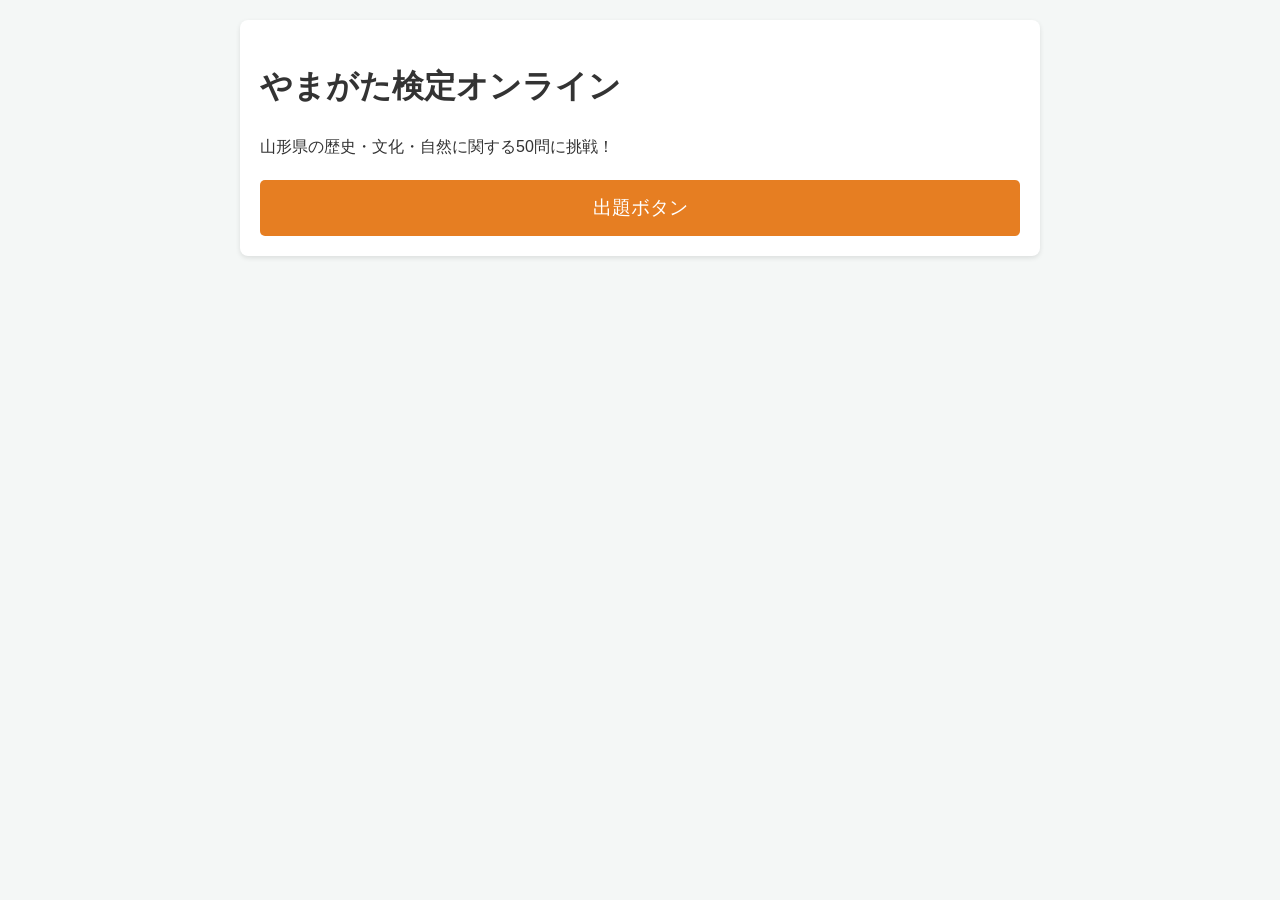
<file: index.html>
<!DOCTYPE html>
<html lang="ja">
<head>
    <meta charset="UTF-8">
    <meta name="viewport" content="width=device-width, initial-scale=1.0">
    <title>やまがた検定オンライン</title>
    <link rel="stylesheet" href="./css/style.css">
</head>
<body>
    <div class="container">
        <h1>やまがた検定オンライン</h1>
        <p>山形県の歴史・文化・自然に関する50問に挑戦！</p>
        <button onclick="location.href='./question/'" class="btn">出題ボタン</button>
    </div>
</body>
</html>
</file>
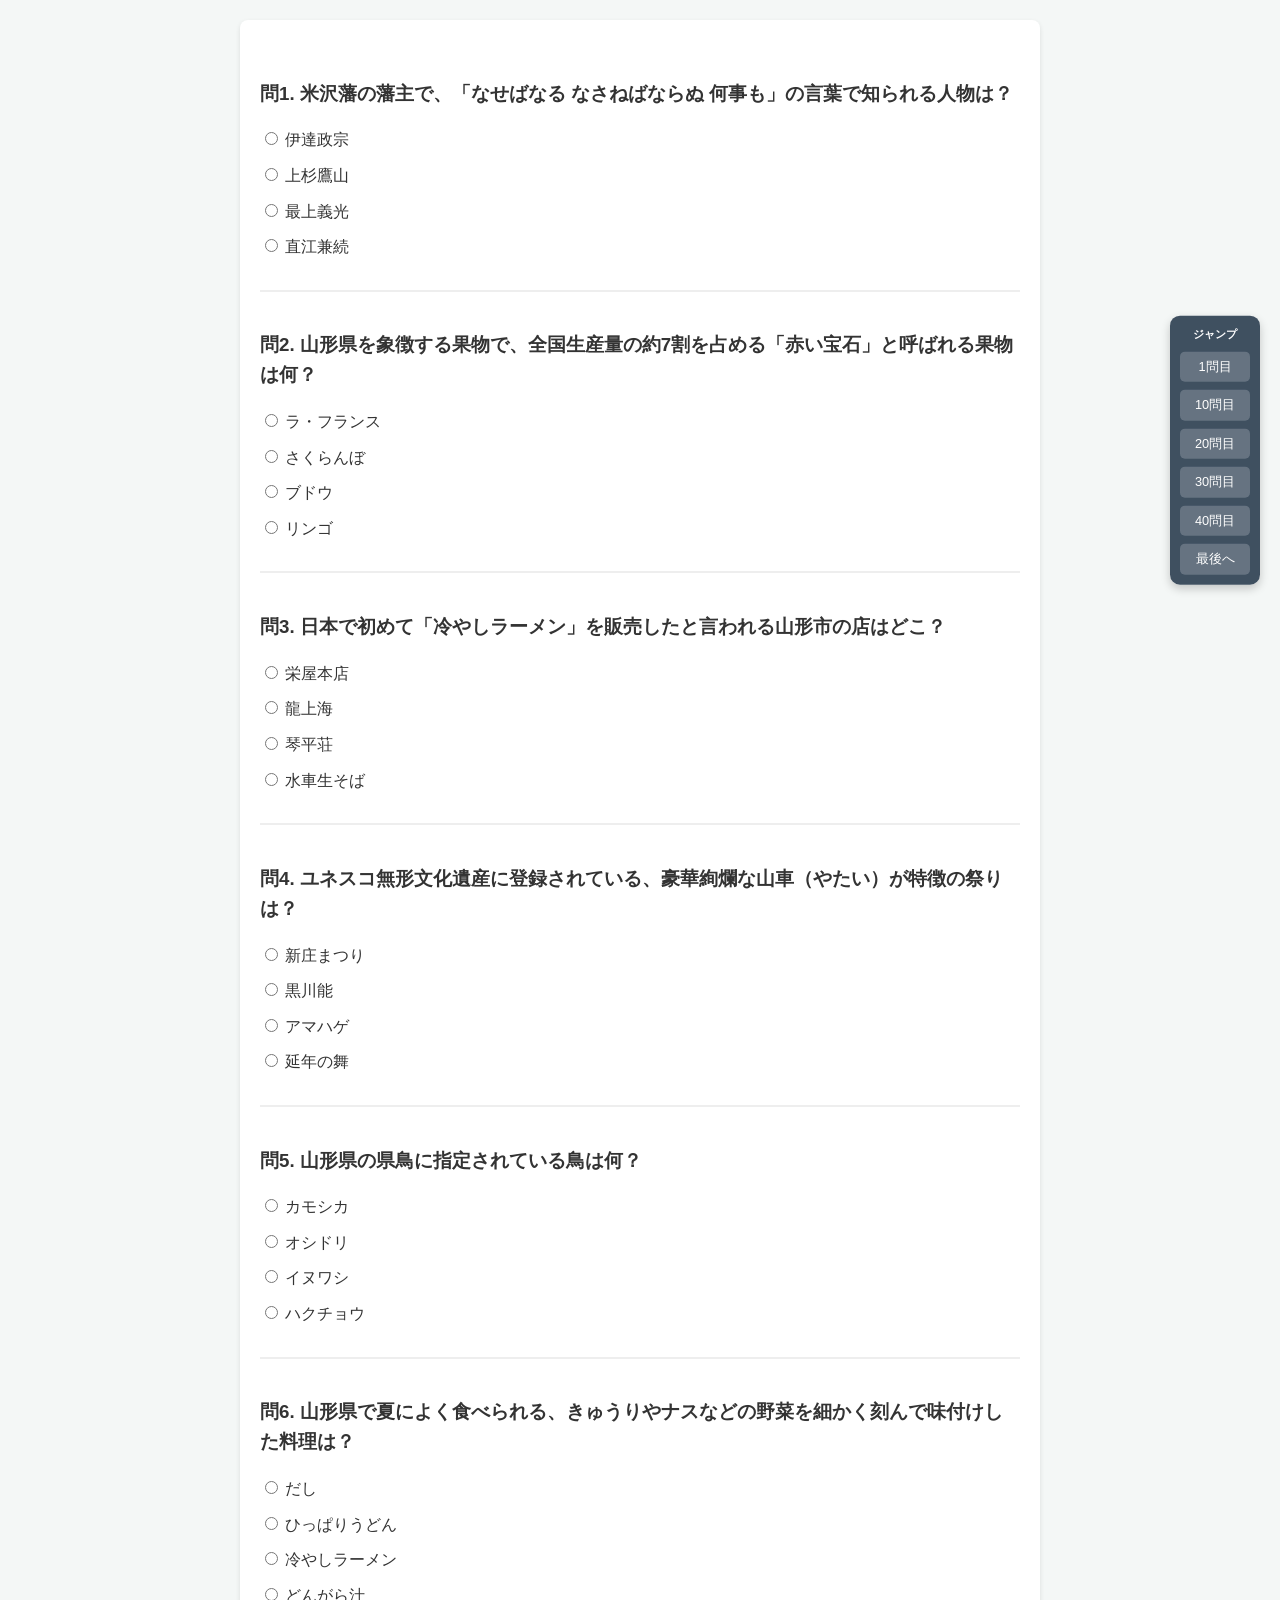
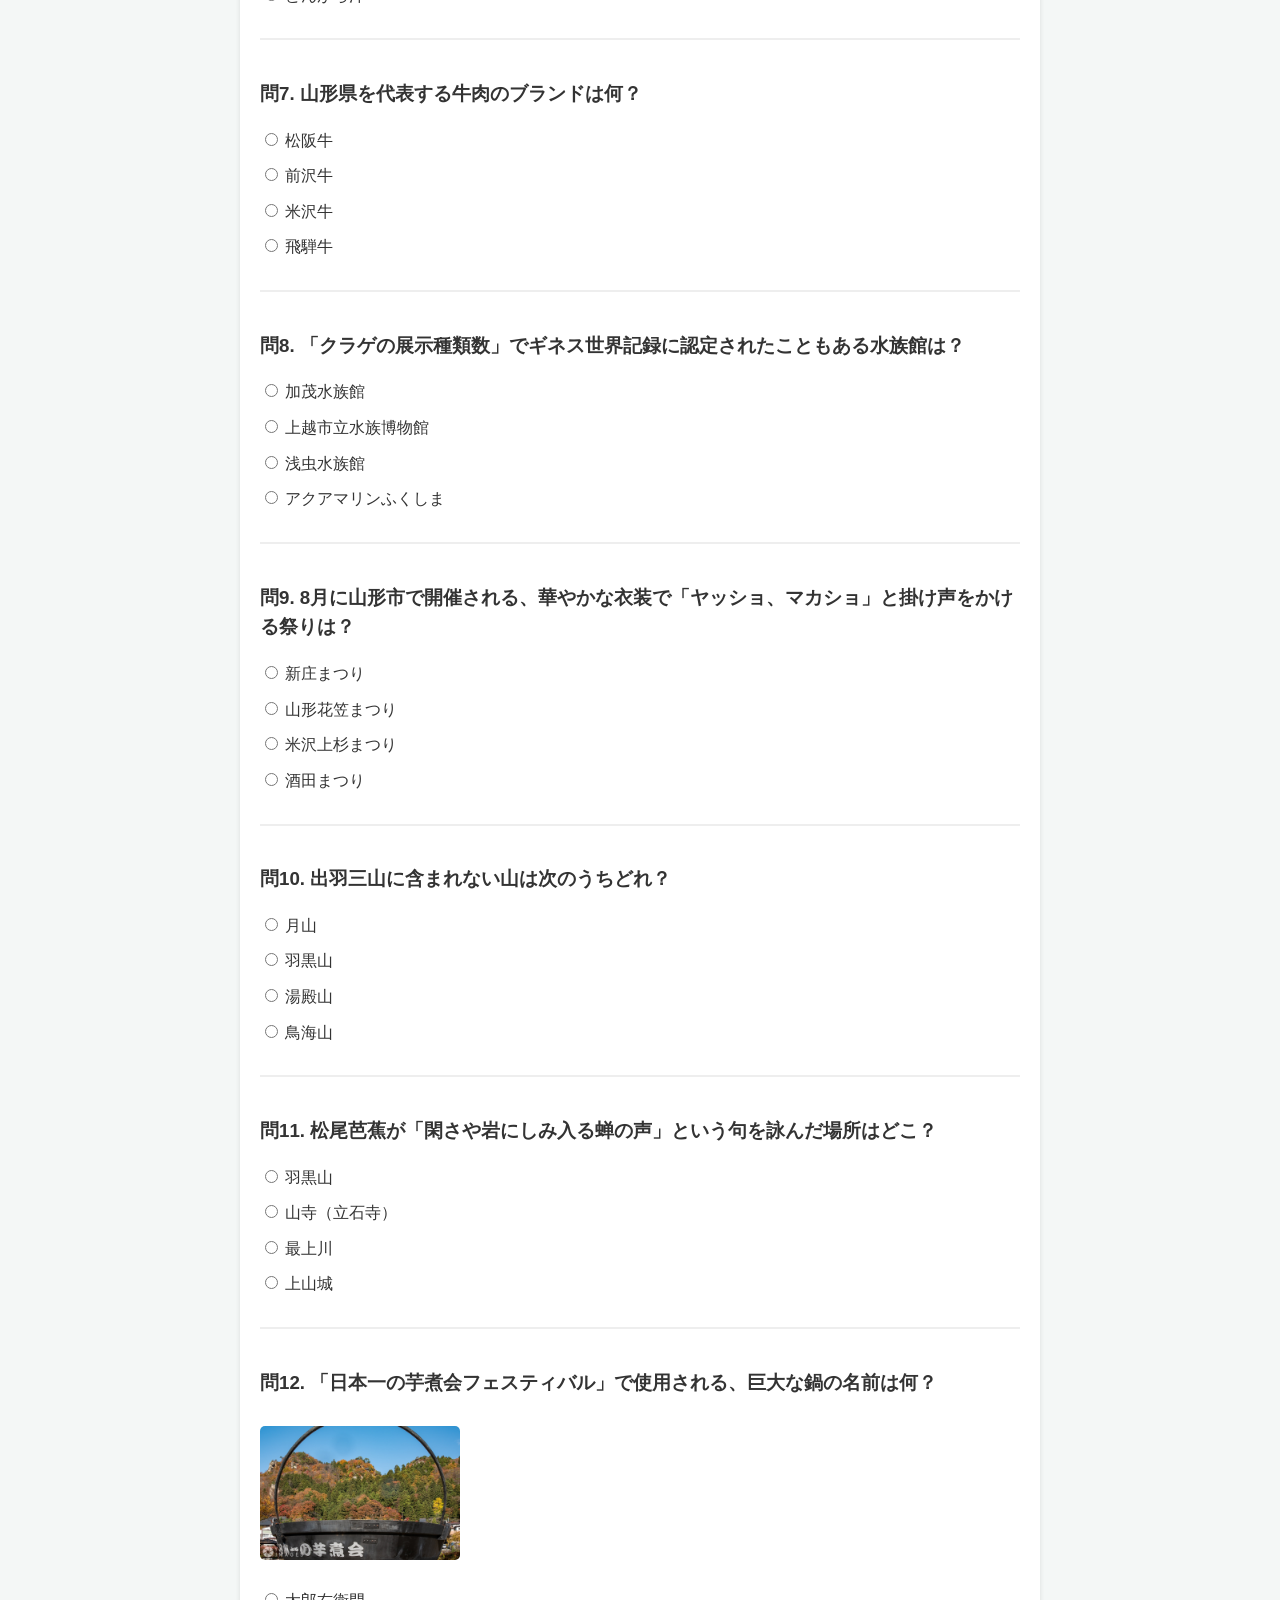
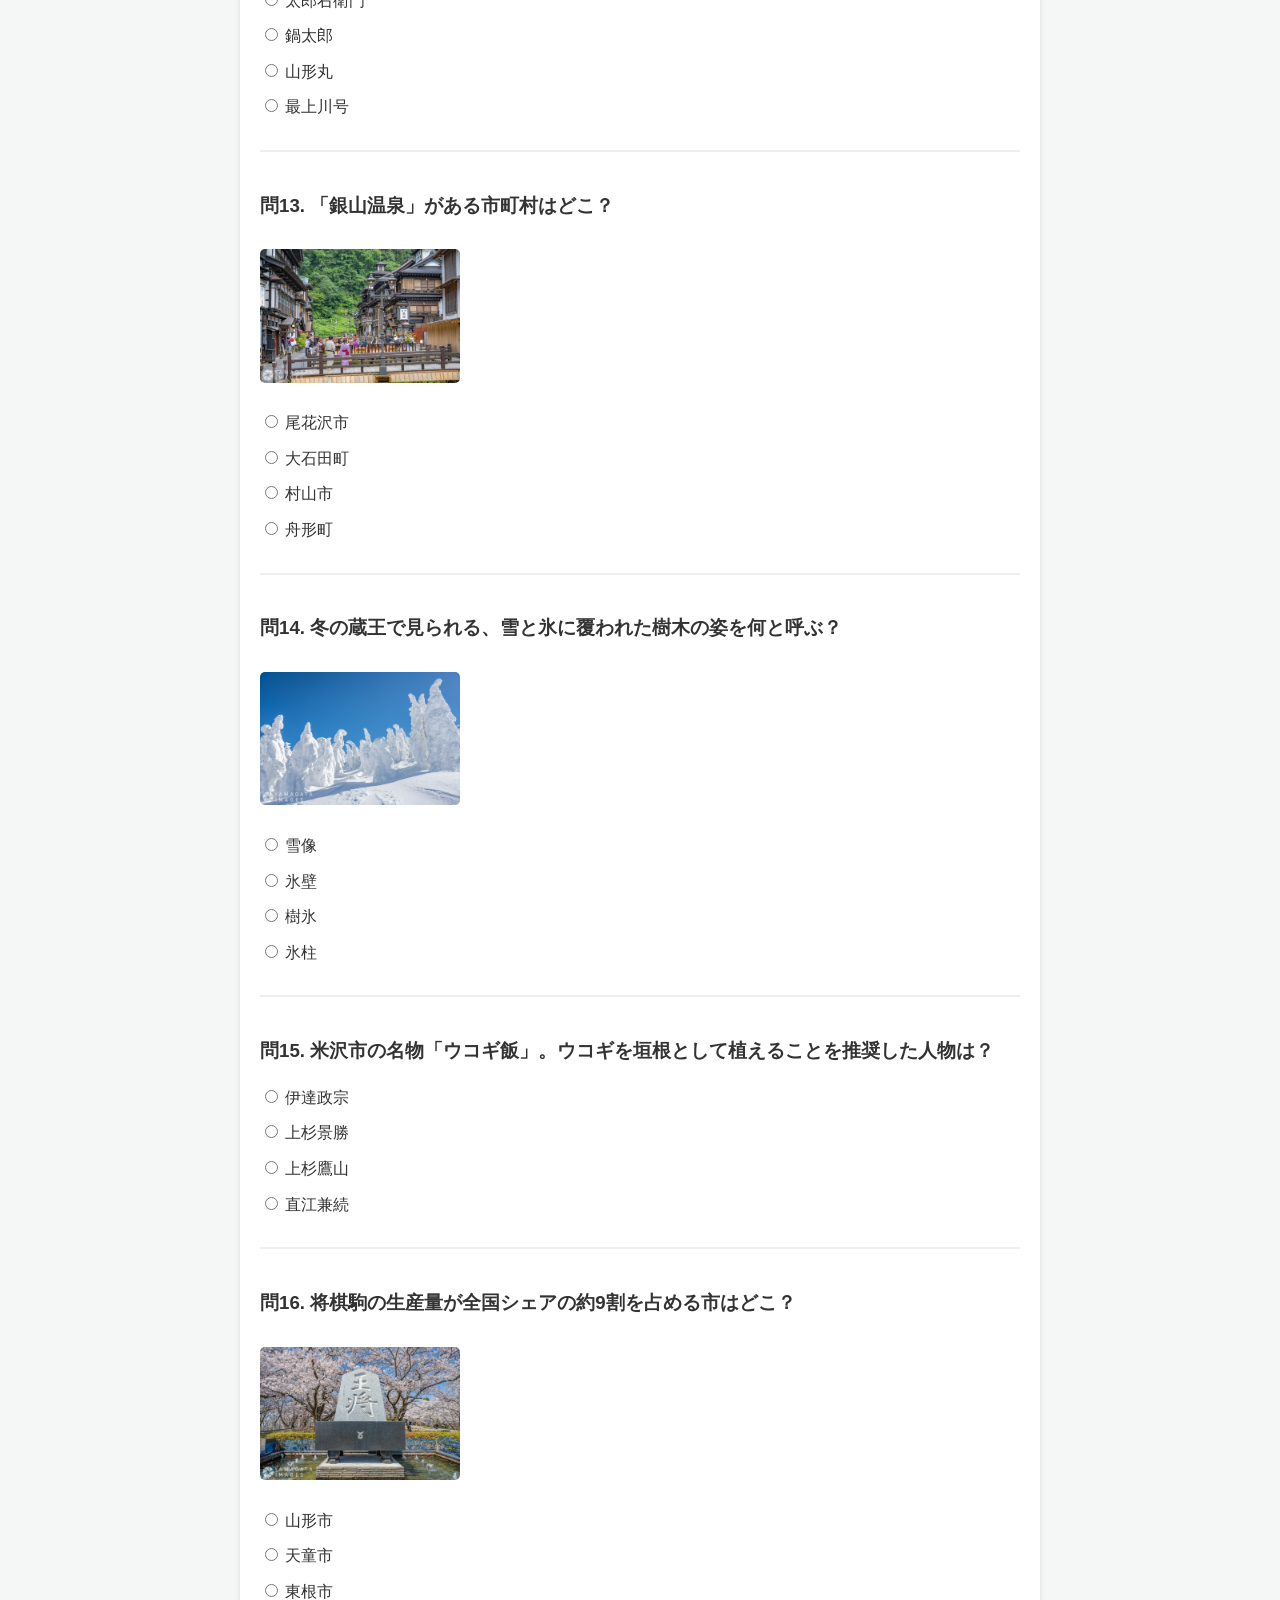
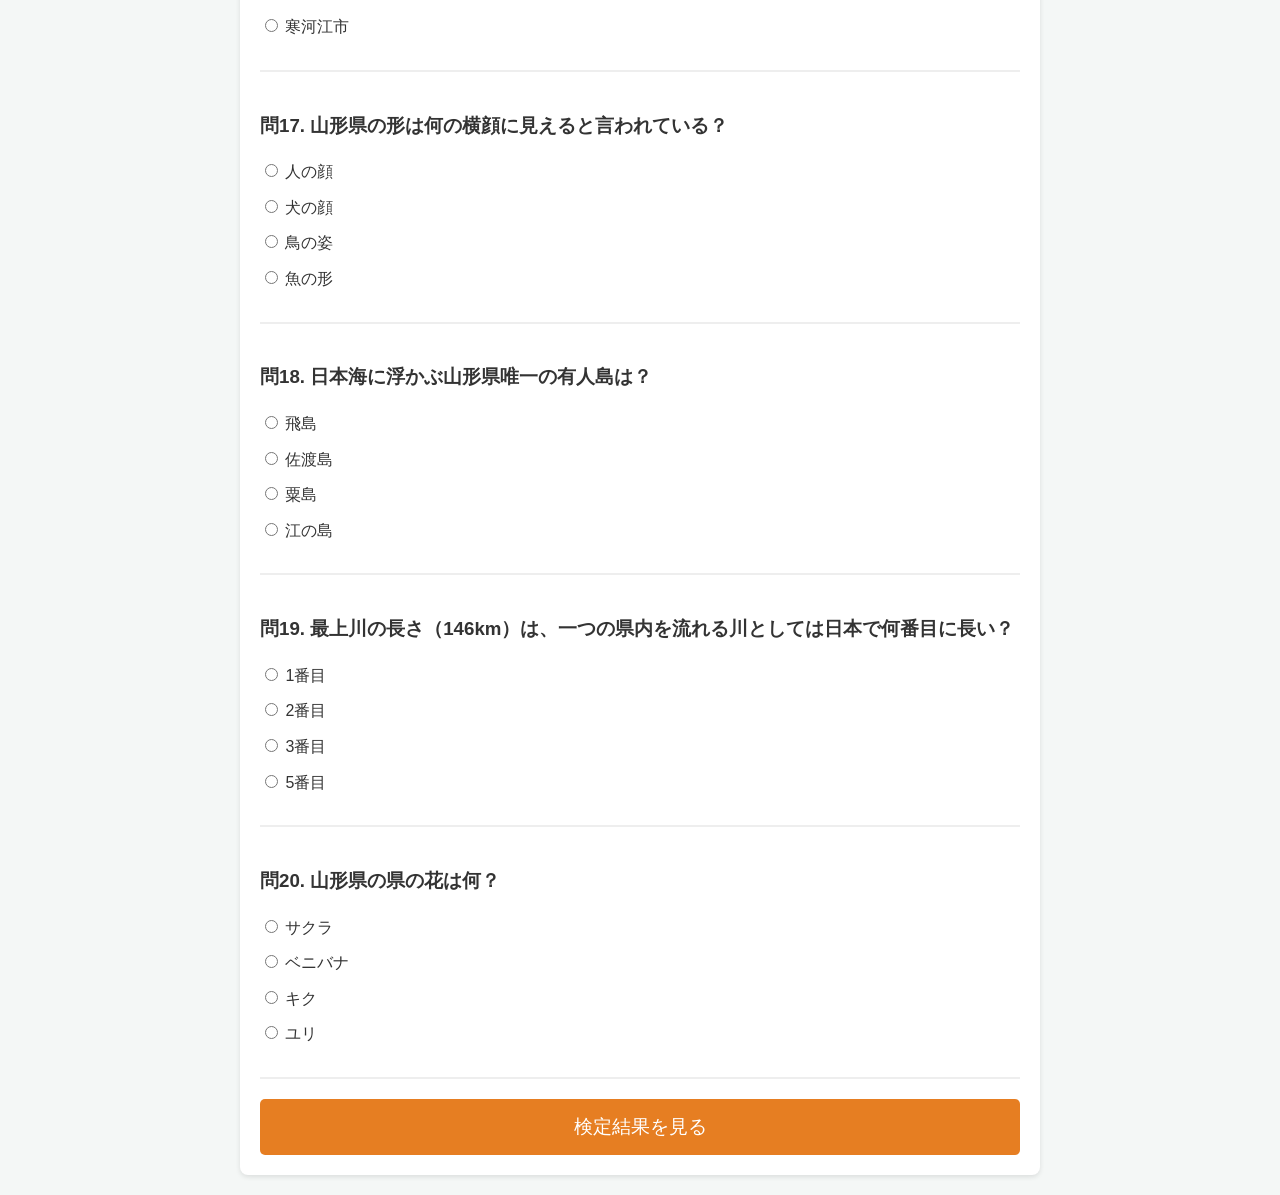
<file: question/index.html>
<!DOCTYPE html>
<html lang="ja">
<head>
    <meta charset="UTF-8">
    <meta name="viewport" content="width=device-width, initial-scale=1.0">
    <title>出題ページ - やまがた検定</title>
    <link rel="stylesheet" href="../css/style.css">
</head>
<body>
    <nav id="side-nav" class="side-nav">
        <p>ジャンプ</p>
        <a href="#q-1">1問目</a>
        <a href="#q-10">10問目</a>
        <a href="#q-20">20問目</a>
        <a href="#q-30">30問目</a>
        <a href="#q-40">40問目</a>
        <a href="#submit-area">最後へ</a>
    </nav>

    <div class="container">
        <form id="quiz-form">
            <div id="questions-container"></div>
            <div id="submit-area">
                <button type="button" onclick="calculateScore()" class="btn">検定結果を見る</button>
            </div>
        </form>
    </div>

    <script>
        let allQuestions = [];

        async function loadQuestions() {
            const response = await fetch('data/questions.json');
            const data = await response.json();
            // シャッフルして50問抽出
            allQuestions = data.sort(() => 0.5 - Math.random()).slice(0, 50);
            
            const container = document.getElementById('questions-container');
            allQuestions.forEach((q, index) => {
                const qDiv = document.createElement('div');
                qDiv.className = 'question-block';

                // 1, 10, 20, 30, 40問目にIDをセット
                const qNum = index + 1;
                if ([1, 10, 20, 30, 40].includes(qNum)) {
                    qDiv.id = `q-${qNum}`;
                }
                
                qDiv.innerHTML = `
                    <h3>問${index + 1}. ${q.question}</h3>
                    ${q.image ? `<img src="${q.image}" width="200" class="quiz-img">` : ''}
                    <div class="options">
                        ${q.options.map((opt, i) => `
                            <label>
                                <input type="radio" name="q${index}" value="${i}" required> ${opt}
                            </label>
                        `).join('')}
                    </div>
                `;
                container.appendChild(qDiv);
            });
        }

        function calculateScore() {
            const form = document.getElementById('quiz-form');
            if (!form.checkValidity()) {
                alert("未回答の問題があります。");
                return;
            }

            const answers = allQuestions.map((q, i) => {
                const selected = document.querySelector(`input[name="q${i}"]:checked`).value;
                return { ...q, selected: parseInt(selected) };
            });

            // 結果を一時的に保存して遷移
            localStorage.setItem('quizResults', JSON.stringify(answers));
            location.href = 'result.html';
        }

        loadQuestions();
    </script>
</body>
</html>
</file>
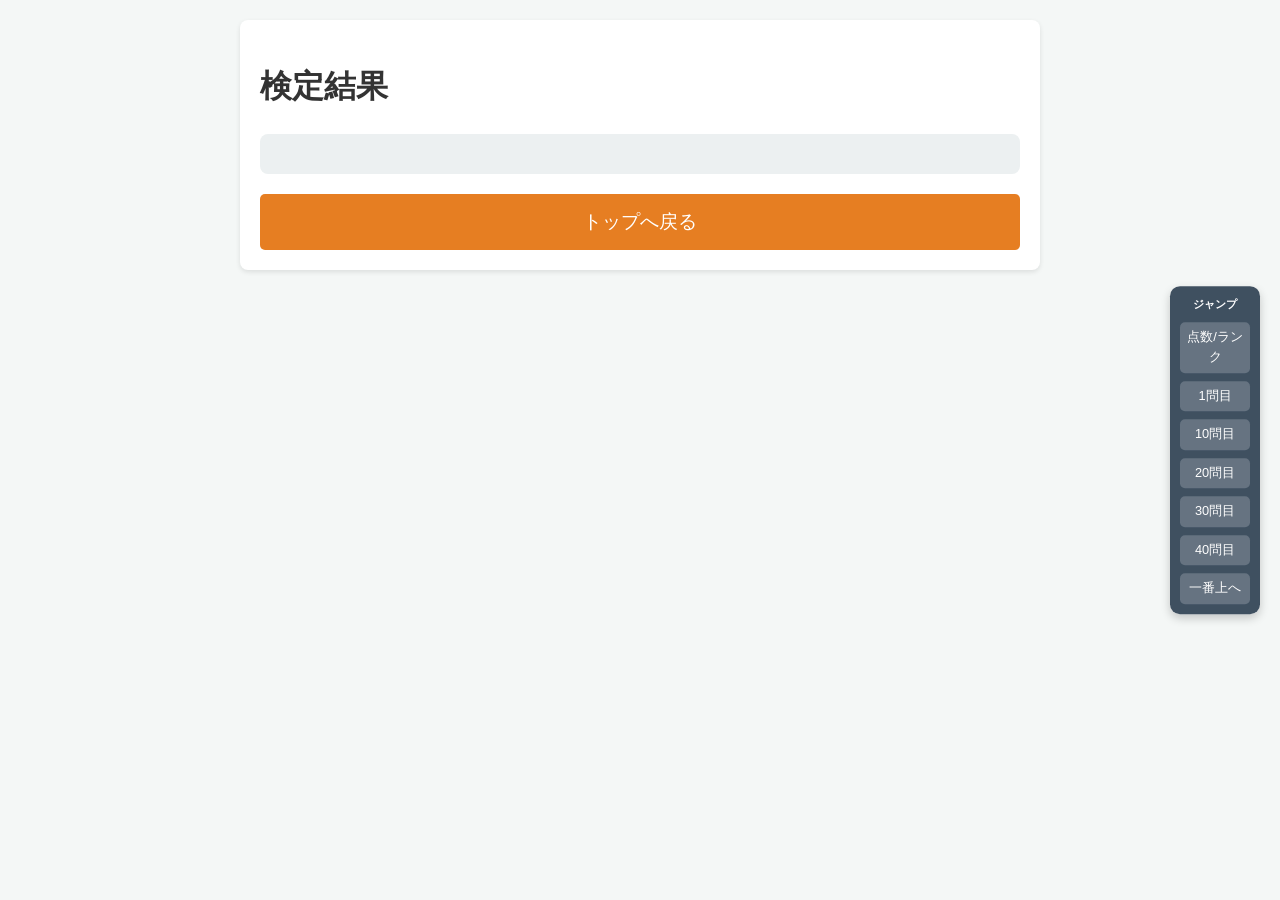
<file: question/result.html>
<!DOCTYPE html>
<html lang="ja">
<head>
    <meta charset="UTF-8">
    <meta name="viewport" content="width=device-width, initial-scale=1.0">
    <title>結果発表 - やまがた検定</title>
    <link rel="stylesheet" href="../css/style.css">
</head>
<body>
    <nav id="side-nav" class="side-nav">
        <p>ジャンプ</p>
        <a href="#result-header">点数/ランク</a>
        <a href="#res-1">1問目</a>
        <a href="#res-10">10問目</a>
        <a href="#res-20">20問目</a>
        <a href="#res-30">30問目</a>
        <a href="#res-40">40問目</a>
        <a href="#top">一番上へ</a>
    </nav>

    <div class="container" id="top">
        <h1>検定結果</h1>
        <div id="result-header" class="result-card"></div>
        <div id="result-details"></div>
        <button onclick="location.href='../index.html'" class="btn">トップへ戻る</button>
    </div>

    <script>
        const results = JSON.parse(localStorage.getItem('quizResults'));
        let score = 0;

        results.forEach(q => {
            if (q.selected === q.answer) score += 2;
        });

        let rank = "不合格";
        if (score >= 80) rank = "1級";
        else if (score >= 70) rank = "2級";
        else if (score >= 60) rank = "3級";

        document.getElementById('result-header').innerHTML = `
            <h2>得点：${score}点</h2>
            <h3>ランク：${rank}</h3>
        `;

        const details = document.getElementById('result-details');
        results.forEach((q, i) => {
            const isCorrect = q.selected === q.answer;
            const detailDiv = document.createElement('div');
            detailDiv.className = `result-block ${isCorrect ? 'correct' : 'wrong'}`;

            // クイックナビ用のIDを付与（問1, 10, 20, 30, 40）
            const qNum = i + 1;
            if ([1, 10, 20, 30, 40].includes(qNum)) {
                detailDiv.id = `res-${qNum}`;
            }

            detailDiv.innerHTML = `
                <h4>問${i + 1}. ${q.question}</h4>
                ${q.image ? `<img src="${q.image}" width="200" class="quiz-img">` : ''}
                <ul>
                    ${q.options.map((opt, index) => {
                        let label = "";
                        if (index === q.answer) label = " <span class='correct-txt'>◯正解</span>";
                        if (index === q.selected && !isCorrect) label = " <span class='wrong-txt'>✕不正解</span>";
                        return `<li class="${index === q.answer ? 'ans-li' : ''}">${opt}${label}</li>`;
                    }).join('')}
                </ul>
                <div class="explanation">
                    <strong>【解説】</strong><br>${q.explanation}
                </div>
            `;
            details.appendChild(detailDiv);
        });
    </script>
</body>
</html>
</file>
<file: css/style.css>
@charset "utf-8";

* {
  box-sizing: border-box;
}

body { font-family: sans-serif; background: #f4f7f6; color: #333; line-height: 1.6; }
.container { max-width: 800px; margin: 20px auto; padding: 20px; background: white; border-radius: 8px; box-shadow: 0 2px 5px rgba(0,0,0,0.1); }
.question-block, .result-block { border-bottom: 2px solid #eee; padding: 20px 0; }
.quiz-img { max-width: 100%; height: auto; border-radius: 5px; margin: 10px 0; }
.options label { display: block; margin: 10px 0; cursor: pointer; }
.btn { display: block; width: 100%; padding: 15px; background: #e67e22; color: white; border: none; border-radius: 5px; font-size: 1.2rem; cursor: pointer; margin-top: 20px; }
.btn:hover { background: #d35400; }
.result-card { text-align: center; background: #ecf0f1; padding: 20px; border-radius: 8px; margin-bottom: 20px; }
.correct-txt { color: #27ae60; font-weight: bold; }
.wrong-txt { color: #e74c3c; font-weight: bold; }
.explanation { background: #fef9e7; padding: 15px; margin-top: 10px; border-left: 5px solid #f1c40f; }
.ans-li { font-weight: bold; }

/* 右側固定ナビゲーション */
.side-nav {
    position: fixed;
    right: 20px;
    top: 50%;
    transform: translateY(-50%);
    width: 90px;
    background: rgba(44, 62, 80, 0.9); /* 結果ページは少し落ち着いた紺色にするのもアリ */
    padding: 10px;
    border-radius: 10px;
    display: flex;
    flex-direction: column;
    gap: 8px;
    box-shadow: 0 4px 10px rgba(0,0,0,0.2);
    z-index: 100;
}

.side-nav p {
    color: white;
    font-size: 0.7rem;
    text-align: center;
    margin: 0;
    font-weight: bold;
}

.side-nav a {
    color: white;
    text-decoration: none;
    font-size: 0.8rem;
    background: rgba(255, 255, 255, 0.2);
    padding: 5px;
    text-align: center;
    border-radius: 5px;
    transition: 0.3s;
}

.side-nav a:hover {
    background: white;
    color: #e67e22;
}

/* 結果ブロックのデザイン強化 */
.result-block {
    padding: 20px;
    margin-bottom: 20px;
    border-radius: 8px;
    border: 2px solid #eee;
}

.result-block.correct {
    border-color: #27ae60;
    background-color: #fafffa; /* 正解は薄い緑背景 */
}

.result-block.wrong {
    border-color: #e74c3c;
    background-color: #fffaf9; /* 不正解は薄い赤背景 */
}

/* 解説部分をさらに目立たせる */
.explanation {
    background: #fff;
    border: 1px solid #f1c40f;
    padding: 15px;
    margin-top: 15px;
    border-radius: 5px;
}

/* アンカーリンク先がヘッダーで隠れないように余白を調整 */
:target {
    scroll-margin-top: 20px;
}

/* スムーズスクロールの設定 */
html {
    scroll-behavior: smooth;
}

/* レスポンシブ対応：画面が狭いときは少し小さくする */
@media (max-width: 900px) {
    .side-nav {
        right: 5px;
        width: 60px;
    }
    .side-nav a {
        font-size: 0.7rem;
    }
}

/* 非常に狭いスマホ画面では非表示、または下部に移動する設定（任意） */
/*
@media (max-width: 600px) {
    .side-nav {
        display: none;
    }
}
*/
</file>
